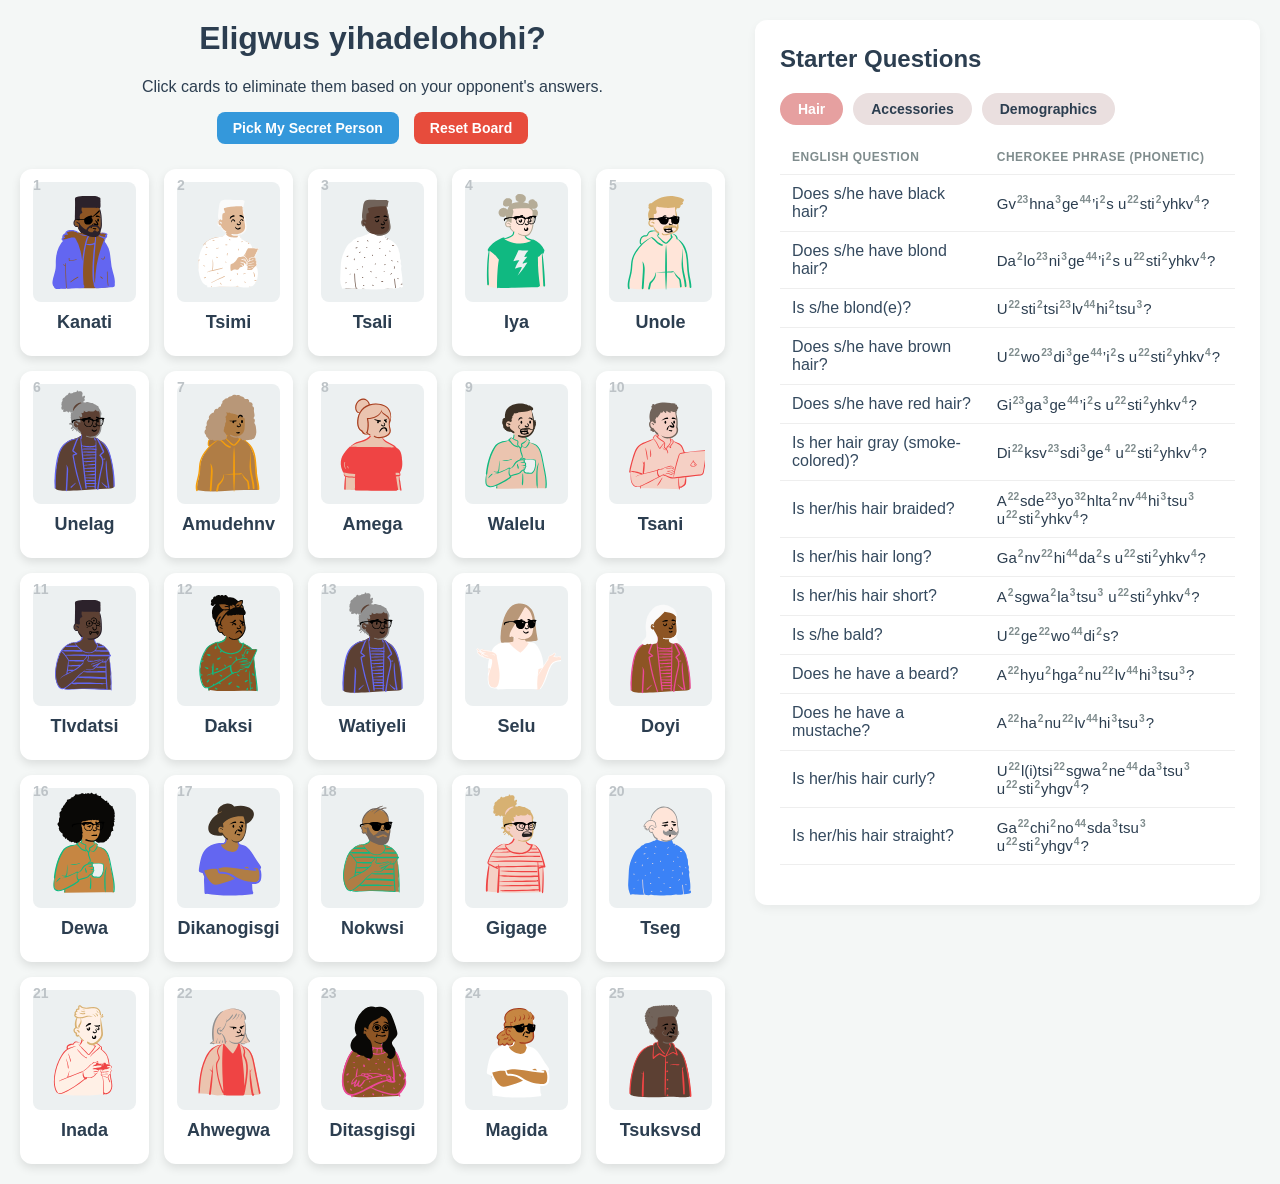
<file: guess-who/index.html>
<!DOCTYPE html>
<html lang="en">
<head>
    <meta charset="UTF-8">
    <meta name="viewport" content="width=device-width, initial-scale=1.0">
    <title>Eligwus hyadelohohi?</title>
    <style>
        * {
            box-sizing: border-box;
        }
        body {
            font-family: 'Segoe UI', Tahoma, Geneva, Verdana, sans-serif;
            background-color: #f4f7f6;
            margin: 0;
            display: flex;
            flex-direction: column;
            align-items: center;
            padding: 20px;
        }
        .main-layout {
            display: flex;
            flex-wrap: wrap;
            gap: 30px;
            width: 100%;
            max-width: 1400px;
            justify-content: center;
            align-items: flex-start;
        }
        .board-column {
            flex: 1 1 600px;
            display: flex;
            flex-direction: column;
            align-items: center;
        }
        .sidebar-column {
            flex: 1 1 400px;
            width: 100%;
        }
        .header { text-align: center; margin-bottom: 15px; color: #2c3e50; }
        .board {
            display: grid;
            grid-template-columns: repeat(5, 1fr);
            gap: 15px;
            max-width: 1000px;
            width: 100%;
        }
        @media (max-width: 850px) { .board { grid-template-columns: repeat(4, 1fr); } }
        @media (max-width: 600px) { .board { grid-template-columns: repeat(2, 1fr); } }

        .card {
            background: white;
            border-radius: 12px;
            box-shadow: 0 4px 10px rgba(0,0,0,0.1);
            padding: 10px;
            text-align: center;
            cursor: pointer;
            position: relative;
            transition: transform 0.2s, filter 0.3s, opacity 0.3s;
            border: 3px solid #fff;
        }
        .card:hover { transform: scale(1.02); border-color: #3498db; }
        .card.eliminated {
            opacity: 0.2;
            filter: grayscale(100%);
            transform: scale(0.95);
        }
        .card.eliminated .overlay { display: flex; }
        .card.secret-highlight {
            border-color: #f1c40f;
            box-shadow: 0 0 15px rgba(241, 196, 15, 0.6);
        }

        .number {
            position: absolute;
            top: 5px;
            left: 10px;
            font-weight: bold;
            color: #bdc3c7;
            font-size: 14px;
            z-index: 10;
        }
        .avatar-box {
            background: #ecf0f1;
            height: 120px;
            border-radius: 8px;
            display: flex;
            align-items: center;
            justify-content: center;
            margin-bottom: 10px;
            overflow: hidden;
        }
        
        .avatar-img {
            width: 100%;
            height: 100%;
            object-fit: contain;
        }

        .name { font-size: 18px; font-weight: bold; color: #2c3e50; margin-bottom: 4px; padding-bottom: 6px; }

        .overlay {
            position: absolute;
            top: 0; left: 0; width: 100%; height: 100%;
            background: rgba(231, 76, 60, 0.4);
            color: white;
            font-size: 80px;
            display: none;
            align-items: center;
            justify-content: center;
            border-radius: 12px;
            pointer-events: none;
            font-weight: bold;
            z-index: 20;
        }

        .controls {
            margin: 15px 0 10px 0;
            display: flex;
            gap: 15px;
            flex-wrap: wrap;
            justify-content: center;
            align-items: center;
        }
        button {
            padding: 8px 16px;
            font-size: 14px;
            font-weight: bold;
            border: none;
            border-radius: 8px;
            cursor: pointer;
            transition: background 0.2s;
        }
        .btn-primary { background: #3498db; color: white; }
        .btn-primary:hover { background: #2980b9; }
        .btn-danger { background: #e74c3c; color: white; }
        .btn-danger:hover { background: #c0392b; }

        .secret-panel {
            background: #fff;
            padding: 6px 12px;
            border-radius: 8px;
            box-shadow: 0 2px 8px rgba(0,0,0,0.1);
            border: 2px solid #f1c40f;
            display: flex;
            align-items: center;
            gap: 8px;
        }
        #secret-name { font-size: 16px; color: #e67e22; font-weight: bold; }

        .help-section {
            margin-top: 0;
            width: 100%;
            background: white;
            padding: 25px;
            border-radius: 12px;
            box-shadow: 0 4px 10px rgba(0,0,0,0.05);
        }
        .help-section h2 { margin-top: 0; color: #2c3e50; font-size: 24px; font-weight: 800; }
        .tabs {
            display: flex;
            gap: 10px;
            margin-bottom: 15px;
            flex-wrap: wrap;
        }
        .tab-btn {
            padding: 8px 18px;
            background-color: #eadfdf;
            color: #2c3e50;
            border: none;
            border-radius: 20px;
            cursor: pointer;
            font-weight: 600;
            font-size: 14px;
            transition: background-color 0.2s;
        }
        .tab-btn.active { background-color: #e6a0a0; color: #fff; }
        .tab-btn:hover:not(.active) { background-color: #e0cfcf; }
        .tab-content { display: none; }
        .tab-content.active { display: block; }
        table { width: 100%; border-collapse: collapse; margin-bottom: 15px; }
        th, td { padding: 10px 12px; border-bottom: 1px solid #eee; text-align: left; }
        th { color: #7f8c8d; text-transform: uppercase; font-size: 12px; letter-spacing: 0.5px; }
        td:first-child { font-weight: 500; color: #34495e; width: 45%; }
        
        .phonetic-cell { color: #2c3e50; font-family: 'Segoe UI', Arial, sans-serif; font-size: 15px; }
        .phonetic-cell sup { font-size: 0.68em; font-weight: bold; color: #7f8c8d; margin: 0 1px; }
    </style>
</head>
<body>

    <div class="main-layout">
        <div class="board-column">
            <div class="header">
                <h1 style="margin-top: 0;">Eligwus yihadelohohi?</h1>
                <p>Click cards to eliminate them based on your opponent's answers.</p>
                <div class="controls">
                    <button class="btn-primary" onclick="pickSecret()">Pick My Secret Person</button>
                    <button class="btn-danger" onclick="resetGame()">Reset Board</button>
                    <div class="secret-panel" id="secret-panel" style="display:none;">
                        <span style="font-size: 14px; color: #7f8c8d;">Your Secret:</span>
                        <span id="secret-name">---</span>
                    </div>
                </div>
            </div>

            <div class="board">
        
        <div class="card" onclick="toggleCard(this)" id="card-1">
            <div class="card-inner">
                <div class="number">1</div>
                <div class="avatar-box">
                    <img src="images/1.svg" alt="Kanati" class="avatar-img">
                </div>
                <div class="name">Kanati</div>
                <div class="overlay">✕</div>
            </div>
        </div>
    
        <div class="card" onclick="toggleCard(this)" id="card-2">
            <div class="card-inner">
                <div class="number">2</div>
                <div class="avatar-box">
                    <img src="images/2.svg" alt="Tsimi" class="avatar-img">
                </div>
                <div class="name">Tsimi</div>
                <div class="overlay">✕</div>
            </div>
        </div>
    
        <div class="card" onclick="toggleCard(this)" id="card-3">
            <div class="card-inner">
                <div class="number">3</div>
                <div class="avatar-box">
                    <img src="images/3.svg" alt="Tsali" class="avatar-img">
                </div>
                <div class="name">Tsali</div>
                <div class="overlay">✕</div>
            </div>
        </div>
    
        <div class="card" onclick="toggleCard(this)" id="card-4">
            <div class="card-inner">
                <div class="number">4</div>
                <div class="avatar-box">
                    <img src="images/4.svg" alt="Iya" class="avatar-img">
                </div>
                <div class="name">Iya</div>
                <div class="overlay">✕</div>
            </div>
        </div>
    
        <div class="card" onclick="toggleCard(this)" id="card-5">
            <div class="card-inner">
                <div class="number">5</div>
                <div class="avatar-box">
                    <img src="images/5.svg" alt="Unole" class="avatar-img">
                </div>
                <div class="name">Unole</div>
                <div class="overlay">✕</div>
            </div>
        </div>
    
        <div class="card" onclick="toggleCard(this)" id="card-6">
            <div class="card-inner">
                <div class="number">6</div>
                <div class="avatar-box">
                    <img src="images/6.svg" alt="Unelag" class="avatar-img">
                </div>
                <div class="name">Unelag</div>
                <div class="overlay">✕</div>
            </div>
        </div>
    
        <div class="card" onclick="toggleCard(this)" id="card-7">
            <div class="card-inner">
                <div class="number">7</div>
                <div class="avatar-box">
                    <img src="images/7.svg" alt="Amudehnv" class="avatar-img">
                </div>
                <div class="name">Amudehnv</div>
                <div class="overlay">✕</div>
            </div>
        </div>
    
        <div class="card" onclick="toggleCard(this)" id="card-8">
            <div class="card-inner">
                <div class="number">8</div>
                <div class="avatar-box">
                    <img src="images/8.svg" alt="Amega" class="avatar-img">
                </div>
                <div class="name">Amega</div>
                <div class="overlay">✕</div>
            </div>
        </div>
    
        <div class="card" onclick="toggleCard(this)" id="card-9">
            <div class="card-inner">
                <div class="number">9</div>
                <div class="avatar-box">
                    <img src="images/9.svg" alt="Walelu" class="avatar-img">
                </div>
                <div class="name">Walelu</div>
                <div class="overlay">✕</div>
            </div>
        </div>
    
        <div class="card" onclick="toggleCard(this)" id="card-10">
            <div class="card-inner">
                <div class="number">10</div>
                <div class="avatar-box">
                    <img src="images/10.svg" alt="Tsani" class="avatar-img">
                </div>
                <div class="name">Tsani</div>
                <div class="overlay">✕</div>
            </div>
        </div>
    
        <div class="card" onclick="toggleCard(this)" id="card-11">
            <div class="card-inner">
                <div class="number">11</div>
                <div class="avatar-box">
                    <img src="images/11.svg" alt="Tlvdatsi" class="avatar-img">
                </div>
                <div class="name">Tlvdatsi</div>
                <div class="overlay">✕</div>
            </div>
        </div>
    
        <div class="card" onclick="toggleCard(this)" id="card-12">
            <div class="card-inner">
                <div class="number">12</div>
                <div class="avatar-box">
                    <img src="images/12.svg" alt="Daksi" class="avatar-img">
                </div>
                <div class="name">Daksi</div>
                <div class="overlay">✕</div>
            </div>
        </div>
    
        <div class="card" onclick="toggleCard(this)" id="card-13">
            <div class="card-inner">
                <div class="number">13</div>
                <div class="avatar-box">
                    <img src="images/13.svg" alt="Watiyeli" class="avatar-img">
                </div>
                <div class="name">Watiyeli</div>
                <div class="overlay">✕</div>
            </div>
        </div>
    
        <div class="card" onclick="toggleCard(this)" id="card-14">
            <div class="card-inner">
                <div class="number">14</div>
                <div class="avatar-box">
                    <img src="images/14.svg" alt="Selu" class="avatar-img">
                </div>
                <div class="name">Selu</div>
                <div class="overlay">✕</div>
            </div>
        </div>
    
        <div class="card" onclick="toggleCard(this)" id="card-15">
            <div class="card-inner">
                <div class="number">15</div>
                <div class="avatar-box">
                    <img src="images/15.svg" alt="Doyi" class="avatar-img">
                </div>
                <div class="name">Doyi</div>
                <div class="overlay">✕</div>
            </div>
        </div>
    
        <div class="card" onclick="toggleCard(this)" id="card-16">
            <div class="card-inner">
                <div class="number">16</div>
                <div class="avatar-box">
                    <img src="images/16.svg" alt="Dewa" class="avatar-img">
                </div>
                <div class="name">Dewa</div>
                <div class="overlay">✕</div>
            </div>
        </div>
    
        <div class="card" onclick="toggleCard(this)" id="card-17">
            <div class="card-inner">
                <div class="number">17</div>
                <div class="avatar-box">
                    <img src="images/17.svg" alt="Dikanogisgi" class="avatar-img">
                </div>
                <div class="name">Dikanogisgi</div>
                <div class="overlay">✕</div>
            </div>
        </div>
    
        <div class="card" onclick="toggleCard(this)" id="card-18">
            <div class="card-inner">
                <div class="number">18</div>
                <div class="avatar-box">
                    <img src="images/18.svg" alt="Nokwsi" class="avatar-img">
                </div>
                <div class="name">Nokwsi</div>
                <div class="overlay">✕</div>
            </div>
        </div>
    
        <div class="card" onclick="toggleCard(this)" id="card-19">
            <div class="card-inner">
                <div class="number">19</div>
                <div class="avatar-box">
                    <img src="images/19.svg" alt="Gigage" class="avatar-img">
                </div>
                <div class="name">Gigage</div>
                <div class="overlay">✕</div>
            </div>
        </div>
    
        <div class="card" onclick="toggleCard(this)" id="card-20">
            <div class="card-inner">
                <div class="number">20</div>
                <div class="avatar-box">
                    <img src="images/20.svg" alt="Tseg" class="avatar-img">
                </div>
                <div class="name">Tseg</div>
                <div class="overlay">✕</div>
            </div>
        </div>

        <div class="card" onclick="toggleCard(this)" id="card-21">
            <div class="card-inner">
                <div class="number">21</div>
                <div class="avatar-box">
                    <img src="images/21.svg" alt="Inada" class="avatar-img">
                </div>
                <div class="name">Inada</div>
                <div class="overlay">✕</div>
            </div>
        </div>

        <div class="card" onclick="toggleCard(this)" id="card-22">
            <div class="card-inner">
                <div class="number">22</div>
                <div class="avatar-box">
                    <img src="images/22.svg" alt="Ahwegwa" class="avatar-img">
                </div>
                <div class="name">Ahwegwa</div>
                <div class="overlay">✕</div>
            </div>
        </div>

        <div class="card" onclick="toggleCard(this)" id="card-23">
            <div class="card-inner">
                <div class="number">23</div>
                <div class="avatar-box">
                    <img src="images/23.svg" alt="Ditasgisgi" class="avatar-img">
                </div>
                <div class="name">Ditasgisgi</div>
                <div class="overlay">✕</div>
            </div>
        </div>

        <div class="card" onclick="toggleCard(this)" id="card-24">
            <div class="card-inner">
                <div class="number">24</div>
                <div class="avatar-box">
                    <img src="images/24.svg" alt="Magida" class="avatar-img">
                </div>
                <div class="name">Magida</div>
                <div class="overlay">✕</div>
            </div>
        </div>

        <div class="card" onclick="toggleCard(this)" id="card-25">
            <div class="card-inner">
                <div class="number">25</div>
                <div class="avatar-box">
                    <img src="images/25.svg" alt="Tsuksvsd" class="avatar-img">
                </div>
                <div class="name">Tsuksvsd</div>
                <div class="overlay">✕</div>
            </div>
        </div>
    
    </div>
        </div>

        <div class="sidebar-column">
            <div class="help-section">
                <h2>Starter Questions</h2>
                
                <div class="tabs">
                    <button class="tab-btn active" onclick="showTab('hair', this)">Hair</button>
                    <button class="tab-btn" onclick="showTab('accessories', this)">Accessories</button>
                    <button class="tab-btn" onclick="showTab('demographics', this)">Demographics</button>
                </div>

                <div id="tab-hair" class="tab-content active">
                    <table>
            <thead>
                <tr><th>English Question</th><th>Cherokee Phrase (Phonetic)</th></tr>
            </thead>
            <tbody>
                <tr><td>Does s/he have black hair?</td><td class="phonetic-cell">Gv<sup>23</sup>hna<sup>3</sup>ge<sup>44</sup>’i<sup>2</sup>s u<sup>22</sup>sti<sup>2</sup>yhkv<sup>4</sup>?</td></tr>
                <tr><td>Does s/he have blond hair?</td><td class="phonetic-cell">Da<sup>2</sup>lo<sup>23</sup>ni<sup>3</sup>ge<sup>44</sup>’i<sup>2</sup>s u<sup>22</sup>sti<sup>2</sup>yhkv<sup>4</sup>?</td></tr>
                <tr><td>Is s/he blond(e)?</td><td class="phonetic-cell">U<sup>22</sup>sti<sup>2</sup>tsi<sup>23</sup>lv<sup>44</sup>hi<sup>2</sup>tsu<sup>3</sup>?</td></tr>
                <tr><td>Does s/he have brown hair?</td><td class="phonetic-cell">U<sup>22</sup>wo<sup>23</sup>di<sup>3</sup>ge<sup>44</sup>’i<sup>2</sup>s u<sup>22</sup>sti<sup>2</sup>yhkv<sup>4</sup>?</td></tr>
                <tr><td>Does s/he have red hair?</td><td class="phonetic-cell">Gi<sup>23</sup>ga<sup>3</sup>ge<sup>44</sup>’i<sup>2</sup>s u<sup>22</sup>sti<sup>2</sup>yhkv<sup>4</sup>?</td></tr>
                <tr><td>Is her hair gray (smoke-colored)?</td><td class="phonetic-cell">Di<sup>22</sup>ksv<sup>23</sup>sdi<sup>3</sup>ge<sup>4</sup> u<sup>22</sup>sti<sup>2</sup>yhkv<sup>4</sup>?</td></tr>
                <tr><td>Is her/his hair braided?</td><td class="phonetic-cell">A<sup>22</sup>sde<sup>23</sup>yo<sup>32</sup>hlta<sup>2</sup>nv<sup>44</sup>hi<sup>3</sup>tsu<sup>3</sup> u<sup>22</sup>sti<sup>2</sup>yhkv<sup>4</sup>?</td></tr>
                <tr><td>Is her/his hair long?</td><td class="phonetic-cell">Ga<sup>2</sup>nv<sup>22</sup>hi<sup>44</sup>da<sup>2</sup>s u<sup>22</sup>sti<sup>2</sup>yhkv<sup>4</sup>?</td></tr>
                <tr><td>Is her/his hair short?</td><td class="phonetic-cell">A<sup>2</sup>sgwa<sup>2</sup>la<sup>3</sup>tsu<sup>3</sup> u<sup>22</sup>sti<sup>2</sup>yhkv<sup>4</sup>?</td></tr>
                <tr><td>Is s/he bald?</td><td class="phonetic-cell">U<sup>22</sup>ge<sup>22</sup>wo<sup>44</sup>di<sup>2</sup>s?</td></tr>
                <tr><td>Does he have a beard?</td><td class="phonetic-cell">A<sup>22</sup>hyu<sup>2</sup>hga<sup>2</sup>nu<sup>22</sup>lv<sup>44</sup>hi<sup>3</sup>tsu<sup>3</sup>?</td></tr>
                <tr><td>Does he have a mustache?</td><td class="phonetic-cell">A<sup>22</sup>ha<sup>2</sup>nu<sup>22</sup>lv<sup>44</sup>hi<sup>3</sup>tsu<sup>3</sup>?</td></tr>
                <tr><td>Is her/his hair curly?</td><td class="phonetic-cell">U<sup>22</sup>l(i)tsi<sup>22</sup>sgwa<sup>2</sup>ne<sup>44</sup>da<sup>3</sup>tsu<sup>3</sup> u<sup>22</sup>sti<sup>2</sup>yhgv<sup>4</sup>?</td></tr>
                <tr><td>Is her/his hair straight?</td><td class="phonetic-cell">Ga<sup>22</sup>chi<sup>2</sup>no<sup>44</sup>sda<sup>3</sup>tsu<sup>3</sup> u<sup>22</sup>sti<sup>2</sup>yhgv<sup>4</sup>?</td></tr>
            </tbody>
        </table>
                </div>

                <div id="tab-accessories" class="tab-content">
        <table>
            <thead>
                <tr><th>English Question</th><th>Cherokee Phrase (Phonetic)</th></tr>
            </thead>
            <tbody>
                <tr><td>Is s/he wearing a hat (with a brim)?</td><td class="phonetic-cell">U<sup>21</sup>lsgwe<sup>33</sup>tu<sup>2</sup>hgi<sup>2</sup>s?</td></tr>
                <tr><td>Is s/he wearing a cap (ballcap or beanie)?</td><td class="phonetic-cell">U<sup>21</sup>lsdu<sup>33</sup>la<sup>2</sup>s?</td></tr>
                <tr><td>Is s/he wearing glasses?</td><td class="phonetic-cell">Du<sup>21</sup>kti<sup>22</sup>nv<sup>22</sup>ta<sup>3</sup>tsu<sup>3</sup>?</td></tr>
                <tr><td>Is s/he wearing a scarf?</td><td class="phonetic-cell">A<sup>2</sup>lsgwa<sup>2</sup>no<sup>23</sup>sdo<sup>3</sup>hdi<sup>2</sup>s nu<sup>21</sup>wa<sup>33</sup>nhdi<sup>2</sup>(<sup>3</sup>ha<sup>2</sup>)?</td></tr>
                <tr><td>Is s/he wearing a headband?</td><td class="phonetic-cell">A<sup>2</sup>lgv<sup>22</sup>da<sup>2</sup>no<sup>23</sup>sdo<sup>3</sup>hdi<sup>2</sup>s nu<sup>21</sup>wa<sup>33</sup>nhdi<sup>2</sup>(<sup>3</sup>ha<sup>2</sup>)?</td></tr>
            </tbody>
        </table>
                </div>

                <div id="tab-demographics" class="tab-content">
        <table>
            <thead>
                <tr><th>English Question</th><th>Cherokee Phrase (Phonetic)</th></tr>
            </thead>
            <tbody>
                <tr><td>Is s/he old?</td><td class="phonetic-cell">A<sup>22</sup>ga<sup>2</sup>yv<sup>23</sup>li<sup>3</sup>ge<sup>44</sup>’i<sup>2</sup>s?</td></tr>
                <tr><td>Is s/he young?</td><td class="phonetic-cell">A<sup>3</sup>da<sup>2</sup>ge<sup>44</sup>’i<sup>2</sup>s?</td></tr>
                <tr><td>Is s/he a child?</td><td class="phonetic-cell">A<sup>2</sup>yo<sup>44</sup>hli<sup>2</sup>s?</td></tr>
                <tr><td>Is she a teen (female)?</td><td class="phonetic-cell">A<sup>44</sup>ta<sup>2</sup>tsu<sup>3</sup>?</td></tr>
                <tr><td>Is he a teen (male)?</td><td class="phonetic-cell">A<sup>2</sup>wi<sup>44</sup>ni<sup>2</sup>s?</td></tr>
                <tr><td>Is s/he an adult?</td><td class="phonetic-cell">U<sup>44</sup>ta<sup>2</sup>ni<sup>2</sup>s?</td></tr>
                <tr><td>Is s/he a woman?</td><td class="phonetic-cell">A<sup>2</sup>ge<sup>23</sup>hya<sup>2</sup>tsu<sup>3</sup>?</td></tr>
                <tr><td>Is s/he a man?</td><td class="phonetic-cell">A<sup>2</sup>sga<sup>2</sup>yi<sup>2</sup>s?</td></tr>
                <tr><td>Is s/he Cherokee?</td><td class="phonetic-cell">A<sup>2</sup>tsa<sup>2</sup>la<sup>2</sup>gi<sup>2</sup>s?</td></tr>
                <tr><td>Is s/he Native?</td><td class="phonetic-cell">A<sup>2</sup>ne<sup>44</sup>hi<sup>23</sup>ya<sup>3</sup>tsu<sup>3</sup>?</td></tr>
                <tr><td>Is s/he white?</td><td class="phonetic-cell">A<sup>2</sup>yv<sup>22</sup>wu<sup>2</sup>ne<sup>44</sup>ga<sup>2</sup>s?</td></tr>
                <tr><td>Is s/he Black?</td><td class="phonetic-cell">A<sup>2</sup>gv<sup>23</sup>hna<sup>3</sup>ge<sup>44</sup>’i<sup>2</sup>s?</td></tr>
            </tbody>
        </table>
                </div>
            </div>
        </div>
    </div>

    <script>
        const names = ['Kanati', 'Tsimi', 'Tsali', 'Iya', 'Unole', 'Unelag', 'Amudehnv', 'Amega', 'Walelu', 'Tsani', 'Tlvdatsi', 'Daksi', 'Watiyeli', 'Selu', 'Doyi', 'Dewa', 'Dikanogisgi', 'Nokwsi', 'Gigage', 'Tseg', 'Inada', 'Ahwegwa', 'Ditasgisgi', 'Magida', 'Tsuksvsd'];

        function showTab(tabId, btn) {
            document.querySelectorAll('.tab-content').forEach(el => el.classList.remove('active'));
            document.querySelectorAll('.tab-btn').forEach(el => el.classList.remove('active'));
            document.getElementById('tab-' + tabId).classList.add('active');
            btn.classList.add('active');
        }

        function toggleCard(card) {
            card.classList.toggle('eliminated');
        }

        function resetGame() {
            document.querySelectorAll('.card').forEach(c => {
                c.classList.remove('eliminated');
                c.classList.remove('secret-highlight');
            });
            document.getElementById('secret-panel').style.display = 'none';
        }

        function pickSecret() {
            const random = Math.floor(Math.random() * names.length);
            document.getElementById('secret-name').innerText = names[random];
            document.getElementById('secret-panel').style.display = 'flex';
            
            document.querySelectorAll('.card').forEach(c => c.classList.remove('secret-highlight'));
            const cardId = `card-${random + 1}`;
            document.getElementById(cardId).classList.add('secret-highlight');
        }
    </script>

</body>
</html>
</file>
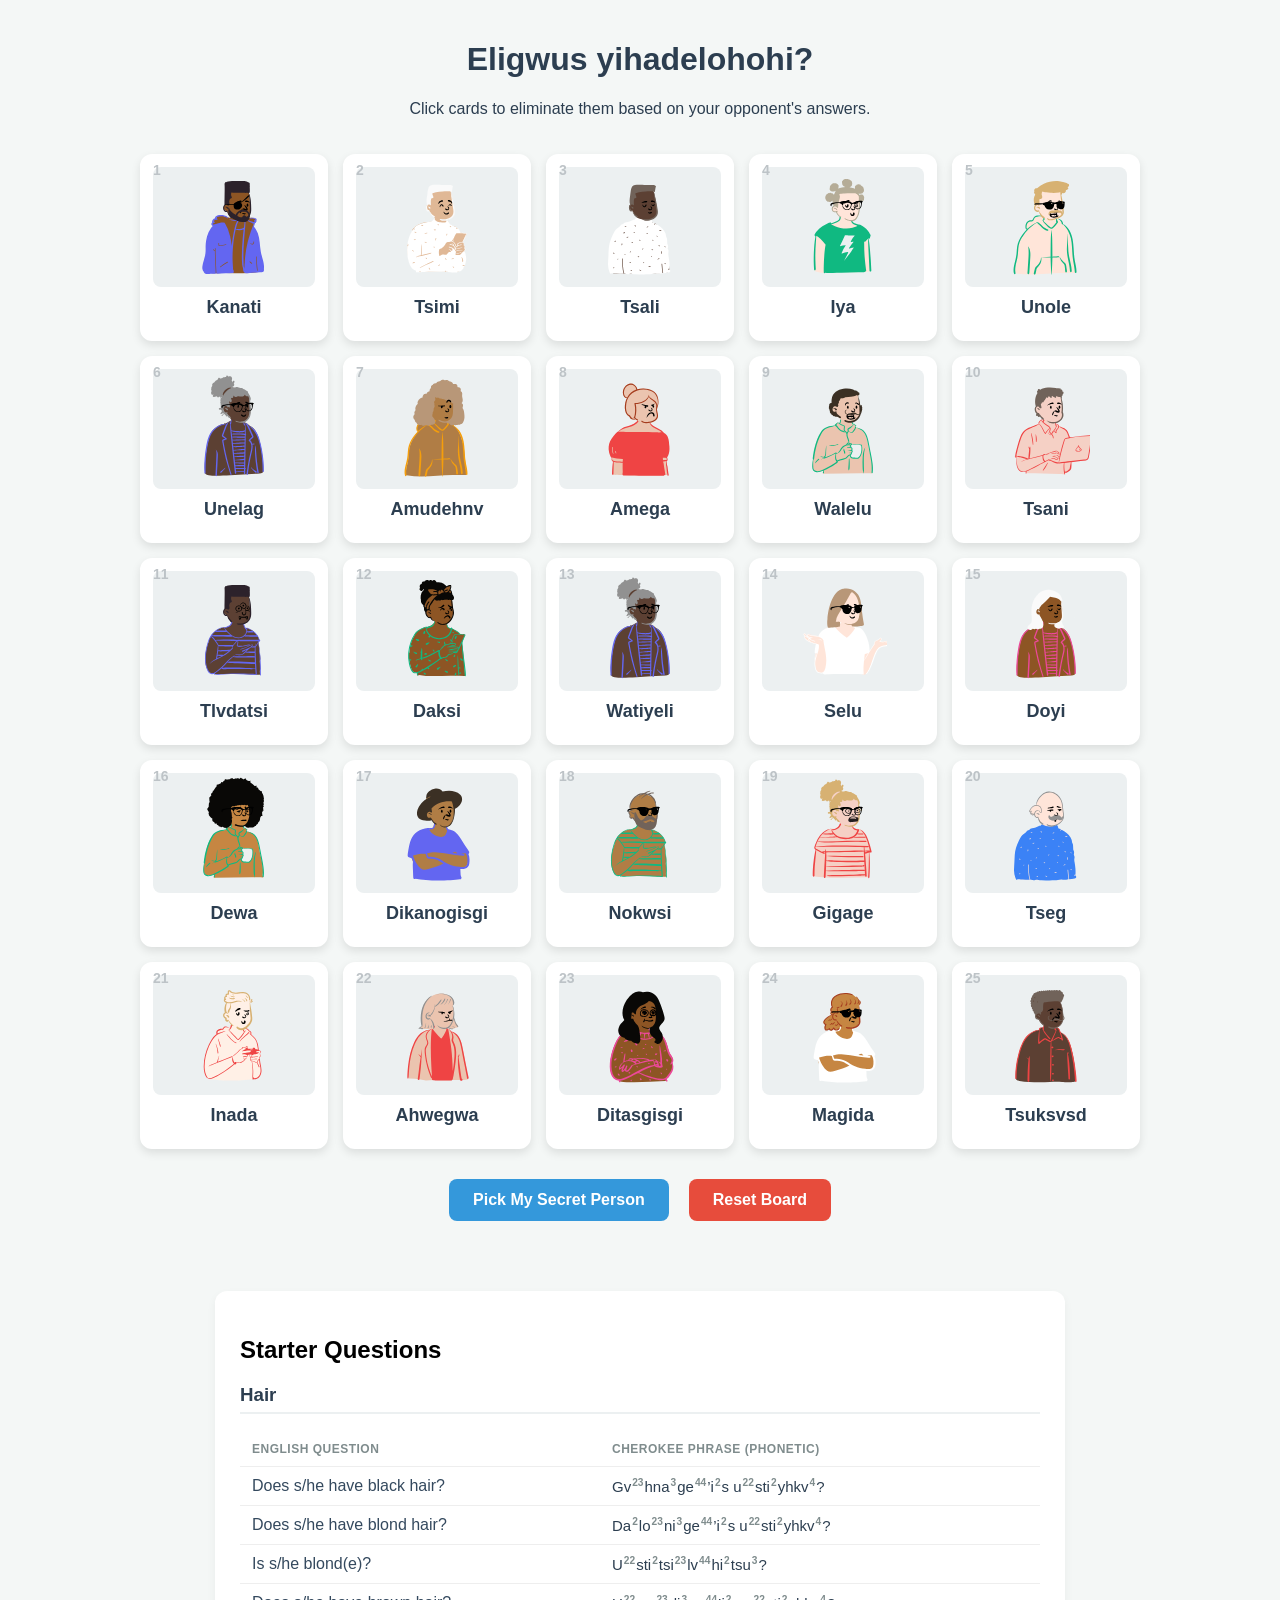
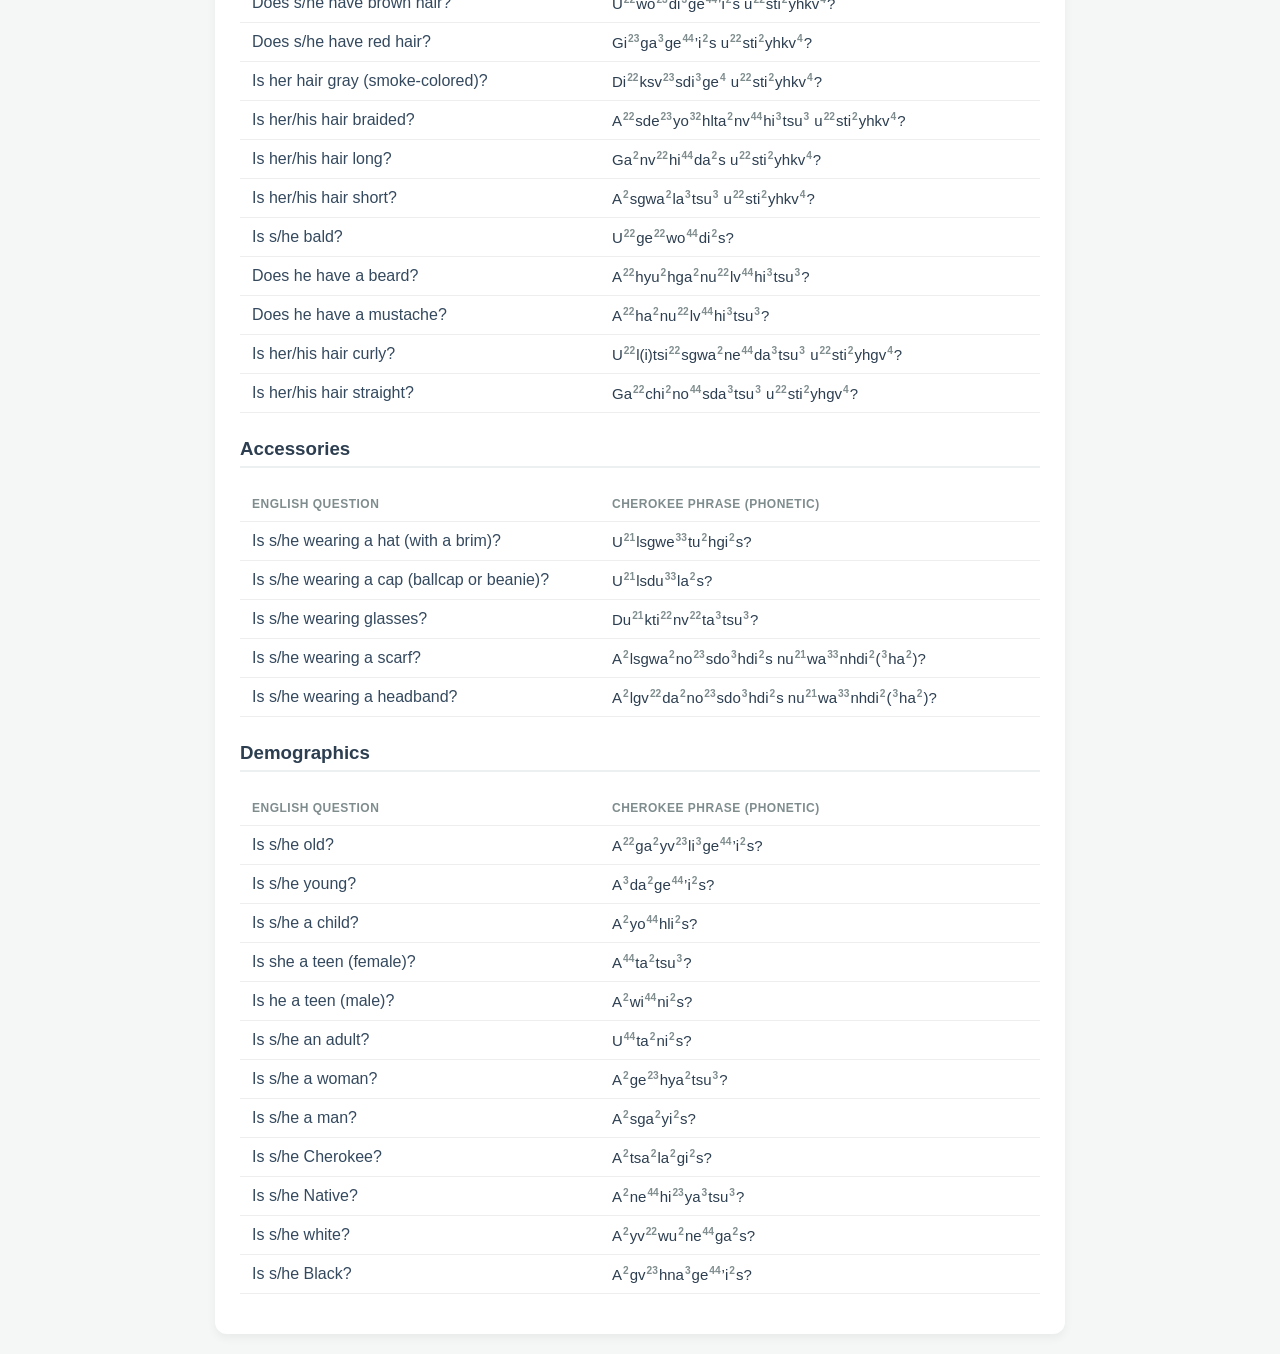
<file: guess-who/Tsalag Guess Who Game_v1.html>
<!DOCTYPE html>
<html lang="en">
<head>
    <meta charset="UTF-8">
    <meta name="viewport" content="width=device-width, initial-scale=1.0">
    <title>Eligwus hyadelohohi?</title>
    <style>
        body {
            font-family: 'Segoe UI', Tahoma, Geneva, Verdana, sans-serif;
            background-color: #f4f7f6;
            margin: 0;
            display: flex;
            flex-direction: column;
            align-items: center;
            padding: 20px;
        }
        .header { text-align: center; margin-bottom: 20px; color: #2c3e50; }
        .board {
            display: grid;
            grid-template-columns: repeat(5, 1fr);
            gap: 15px;
            max-width: 1000px;
            width: 100%;
        }
        @media (max-width: 850px) { .board { grid-template-columns: repeat(4, 1fr); } }
        @media (max-width: 600px) { .board { grid-template-columns: repeat(2, 1fr); } }

        .card {
            background: white;
            border-radius: 12px;
            box-shadow: 0 4px 10px rgba(0,0,0,0.1);
            padding: 10px;
            text-align: center;
            cursor: pointer;
            position: relative;
            transition: transform 0.2s, filter 0.3s, opacity 0.3s;
            border: 3px solid #fff;
        }
        .card:hover { transform: scale(1.02); border-color: #3498db; }
        .card.eliminated {
            opacity: 0.2;
            filter: grayscale(100%);
            transform: scale(0.95);
        }
        .card.eliminated .overlay { display: flex; }

        .number {
            position: absolute;
            top: 5px;
            left: 10px;
            font-weight: bold;
            color: #bdc3c7;
            font-size: 14px;
            z-index: 10;
        }
        .avatar-box {
            background: #ecf0f1;
            height: 120px;
            border-radius: 8px;
            display: flex;
            align-items: center;
            justify-content: center;
            margin-bottom: 10px;
            overflow: hidden;
        }
        
        .avatar-img {
            width: 100%;
            height: 100%;
            object-fit: contain;
        }

        .name { font-size: 18px; font-weight: bold; color: #2c3e50; margin-bottom: 4px; padding-bottom: 6px; }

        .overlay {
            position: absolute;
            top: 0; left: 0; width: 100%; height: 100%;
            background: rgba(231, 76, 60, 0.4);
            color: white;
            font-size: 80px;
            display: none;
            align-items: center;
            justify-content: center;
            border-radius: 12px;
            pointer-events: none;
            font-weight: bold;
            z-index: 20;
        }

        .controls {
            margin: 30px 0;
            display: flex;
            gap: 20px;
            flex-wrap: wrap;
            justify-content: center;
        }
        button {
            padding: 12px 24px;
            font-size: 16px;
            font-weight: bold;
            border: none;
            border-radius: 8px;
            cursor: pointer;
            transition: background 0.2s;
        }
        .btn-primary { background: #3498db; color: white; }
        .btn-primary:hover { background: #2980b9; }
        .btn-danger { background: #e74c3c; color: white; }
        .btn-danger:hover { background: #c0392b; }

        .secret-panel {
            background: #fff;
            padding: 20px;
            border-radius: 12px;
            box-shadow: 0 4px 15px rgba(0,0,0,0.1);
            text-align: center;
            min-width: 300px;
            border: 4px solid #f1c40f;
        }
        #secret-name { font-size: 28px; color: #e67e22; font-weight: bold; margin-top: 10px; }

        .help-section {
            margin-top: 40px;
            max-width: 800px;
            width: 100%;
            background: white;
            padding: 25px;
            border-radius: 12px;
            box-shadow: 0 4px 10px rgba(0,0,0,0.05);
        }
        .help-section h3 {
            color: #2c3e50;
            border-bottom: 2px solid #ecf0f1;
            padding-bottom: 6px;
            margin-top: 25px;
        }
        .help-section h3:first-of-type { margin-top: 15px; }
        table { width: 100%; border-collapse: collapse; margin-bottom: 15px; }
        th, td { padding: 10px 12px; border-bottom: 1px solid #eee; text-align: left; }
        th { color: #7f8c8d; text-transform: uppercase; font-size: 12px; letter-spacing: 0.5px; }
        td:first-child { font-weight: 500; color: #34495e; width: 45%; }
        
        .phonetic-cell { color: #2c3e50; font-family: 'Segoe UI', Arial, sans-serif; font-size: 15px; }
        .phonetic-cell sup { font-size: 0.68em; font-weight: bold; color: #7f8c8d; margin: 0 1px; }
    </style>
</head>
<body>

    <div class="header">
        <h1>Eligwus yihadelohohi?</h1>
        <p>Click cards to eliminate them based on your opponent's answers.</p>
    </div>

    <div class="board">
        
        <div class="card" onclick="toggleCard(this)" id="card-1">
            <div class="card-inner">
                <div class="number">1</div>
                <div class="avatar-box">
                    <img src="images/1.svg" alt="Kanati" class="avatar-img">
                </div>
                <div class="name">Kanati</div>
                <div class="overlay">✕</div>
            </div>
        </div>
    
        <div class="card" onclick="toggleCard(this)" id="card-2">
            <div class="card-inner">
                <div class="number">2</div>
                <div class="avatar-box">
                    <img src="images/2.svg" alt="Tsimi" class="avatar-img">
                </div>
                <div class="name">Tsimi</div>
                <div class="overlay">✕</div>
            </div>
        </div>
    
        <div class="card" onclick="toggleCard(this)" id="card-3">
            <div class="card-inner">
                <div class="number">3</div>
                <div class="avatar-box">
                    <img src="images/3.svg" alt="Tsali" class="avatar-img">
                </div>
                <div class="name">Tsali</div>
                <div class="overlay">✕</div>
            </div>
        </div>
    
        <div class="card" onclick="toggleCard(this)" id="card-4">
            <div class="card-inner">
                <div class="number">4</div>
                <div class="avatar-box">
                    <img src="images/4.svg" alt="Iya" class="avatar-img">
                </div>
                <div class="name">Iya</div>
                <div class="overlay">✕</div>
            </div>
        </div>
    
        <div class="card" onclick="toggleCard(this)" id="card-5">
            <div class="card-inner">
                <div class="number">5</div>
                <div class="avatar-box">
                    <img src="images/5.svg" alt="Unole" class="avatar-img">
                </div>
                <div class="name">Unole</div>
                <div class="overlay">✕</div>
            </div>
        </div>
    
        <div class="card" onclick="toggleCard(this)" id="card-6">
            <div class="card-inner">
                <div class="number">6</div>
                <div class="avatar-box">
                    <img src="images/6.svg" alt="Unelag" class="avatar-img">
                </div>
                <div class="name">Unelag</div>
                <div class="overlay">✕</div>
            </div>
        </div>
    
        <div class="card" onclick="toggleCard(this)" id="card-7">
            <div class="card-inner">
                <div class="number">7</div>
                <div class="avatar-box">
                    <img src="images/7.svg" alt="Amudehnv" class="avatar-img">
                </div>
                <div class="name">Amudehnv</div>
                <div class="overlay">✕</div>
            </div>
        </div>
    
        <div class="card" onclick="toggleCard(this)" id="card-8">
            <div class="card-inner">
                <div class="number">8</div>
                <div class="avatar-box">
                    <img src="images/8.svg" alt="Amega" class="avatar-img">
                </div>
                <div class="name">Amega</div>
                <div class="overlay">✕</div>
            </div>
        </div>
    
        <div class="card" onclick="toggleCard(this)" id="card-9">
            <div class="card-inner">
                <div class="number">9</div>
                <div class="avatar-box">
                    <img src="images/9.svg" alt="Walelu" class="avatar-img">
                </div>
                <div class="name">Walelu</div>
                <div class="overlay">✕</div>
            </div>
        </div>
    
        <div class="card" onclick="toggleCard(this)" id="card-10">
            <div class="card-inner">
                <div class="number">10</div>
                <div class="avatar-box">
                    <img src="images/10.svg" alt="Tsani" class="avatar-img">
                </div>
                <div class="name">Tsani</div>
                <div class="overlay">✕</div>
            </div>
        </div>
    
        <div class="card" onclick="toggleCard(this)" id="card-11">
            <div class="card-inner">
                <div class="number">11</div>
                <div class="avatar-box">
                    <img src="images/11.svg" alt="Tlvdatsi" class="avatar-img">
                </div>
                <div class="name">Tlvdatsi</div>
                <div class="overlay">✕</div>
            </div>
        </div>
    
        <div class="card" onclick="toggleCard(this)" id="card-12">
            <div class="card-inner">
                <div class="number">12</div>
                <div class="avatar-box">
                    <img src="images/12.svg" alt="Daksi" class="avatar-img">
                </div>
                <div class="name">Daksi</div>
                <div class="overlay">✕</div>
            </div>
        </div>
    
        <div class="card" onclick="toggleCard(this)" id="card-13">
            <div class="card-inner">
                <div class="number">13</div>
                <div class="avatar-box">
                    <img src="images/13.svg" alt="Watiyeli" class="avatar-img">
                </div>
                <div class="name">Watiyeli</div>
                <div class="overlay">✕</div>
            </div>
        </div>
    
        <div class="card" onclick="toggleCard(this)" id="card-14">
            <div class="card-inner">
                <div class="number">14</div>
                <div class="avatar-box">
                    <img src="images/14.svg" alt="Selu" class="avatar-img">
                </div>
                <div class="name">Selu</div>
                <div class="overlay">✕</div>
            </div>
        </div>
    
        <div class="card" onclick="toggleCard(this)" id="card-15">
            <div class="card-inner">
                <div class="number">15</div>
                <div class="avatar-box">
                    <img src="images/15.svg" alt="Doyi" class="avatar-img">
                </div>
                <div class="name">Doyi</div>
                <div class="overlay">✕</div>
            </div>
        </div>
    
        <div class="card" onclick="toggleCard(this)" id="card-16">
            <div class="card-inner">
                <div class="number">16</div>
                <div class="avatar-box">
                    <img src="images/16.svg" alt="Dewa" class="avatar-img">
                </div>
                <div class="name">Dewa</div>
                <div class="overlay">✕</div>
            </div>
        </div>
    
        <div class="card" onclick="toggleCard(this)" id="card-17">
            <div class="card-inner">
                <div class="number">17</div>
                <div class="avatar-box">
                    <img src="images/17.svg" alt="Dikanogisgi" class="avatar-img">
                </div>
                <div class="name">Dikanogisgi</div>
                <div class="overlay">✕</div>
            </div>
        </div>
    
        <div class="card" onclick="toggleCard(this)" id="card-18">
            <div class="card-inner">
                <div class="number">18</div>
                <div class="avatar-box">
                    <img src="images/18.svg" alt="Nokwsi" class="avatar-img">
                </div>
                <div class="name">Nokwsi</div>
                <div class="overlay">✕</div>
            </div>
        </div>
    
        <div class="card" onclick="toggleCard(this)" id="card-19">
            <div class="card-inner">
                <div class="number">19</div>
                <div class="avatar-box">
                    <img src="images/19.svg" alt="Gigage" class="avatar-img">
                </div>
                <div class="name">Gigage</div>
                <div class="overlay">✕</div>
            </div>
        </div>
    
        <div class="card" onclick="toggleCard(this)" id="card-20">
            <div class="card-inner">
                <div class="number">20</div>
                <div class="avatar-box">
                    <img src="images/20.svg" alt="Tseg" class="avatar-img">
                </div>
                <div class="name">Tseg</div>
                <div class="overlay">✕</div>
            </div>
        </div>

        <div class="card" onclick="toggleCard(this)" id="card-21">
            <div class="card-inner">
                <div class="number">21</div>
                <div class="avatar-box">
                    <img src="images/21.svg" alt="Inada" class="avatar-img">
                </div>
                <div class="name">Inada</div>
                <div class="overlay">✕</div>
            </div>
        </div>

        <div class="card" onclick="toggleCard(this)" id="card-22">
            <div class="card-inner">
                <div class="number">22</div>
                <div class="avatar-box">
                    <img src="images/22.svg" alt="Ahwegwa" class="avatar-img">
                </div>
                <div class="name">Ahwegwa</div>
                <div class="overlay">✕</div>
            </div>
        </div>

        <div class="card" onclick="toggleCard(this)" id="card-23">
            <div class="card-inner">
                <div class="number">23</div>
                <div class="avatar-box">
                    <img src="images/23.svg" alt="Ditasgisgi" class="avatar-img">
                </div>
                <div class="name">Ditasgisgi</div>
                <div class="overlay">✕</div>
            </div>
        </div>

        <div class="card" onclick="toggleCard(this)" id="card-24">
            <div class="card-inner">
                <div class="number">24</div>
                <div class="avatar-box">
                    <img src="images/24.svg" alt="Magida" class="avatar-img">
                </div>
                <div class="name">Magida</div>
                <div class="overlay">✕</div>
            </div>
        </div>

        <div class="card" onclick="toggleCard(this)" id="card-25">
            <div class="card-inner">
                <div class="number">25</div>
                <div class="avatar-box">
                    <img src="images/25.svg" alt="Tsuksvsd" class="avatar-img">
                </div>
                <div class="name">Tsuksvsd</div>
                <div class="overlay">✕</div>
            </div>
        </div>
    
    </div>

    <div class="controls">
        <button class="btn-primary" onclick="pickSecret()">Pick My Secret Person</button>
        <button class="btn-danger" onclick="resetGame()">Reset Board</button>
    </div>

    <div class="secret-panel" id="secret-panel" style="display:none;">
        <div>Your Secret Character is:</div>
        <div id="secret-name">---</div>
        <div style="margin-top: 10px; font-size: 12px; color: #bdc3c7;">(Keep this hidden from your opponent!)</div>
    </div>

    <div class="help-section">
        <h2>Starter Questions</h2>
        
        <h3>Hair</h3>
        <table>
            <thead>
                <tr><th>English Question</th><th>Cherokee Phrase (Phonetic)</th></tr>
            </thead>
            <tbody>
                <tr><td>Does s/he have black hair?</td><td class="phonetic-cell">Gv<sup>23</sup>hna<sup>3</sup>ge<sup>44</sup>’i<sup>2</sup>s u<sup>22</sup>sti<sup>2</sup>yhkv<sup>4</sup>?</td></tr>
                <tr><td>Does s/he have blond hair?</td><td class="phonetic-cell">Da<sup>2</sup>lo<sup>23</sup>ni<sup>3</sup>ge<sup>44</sup>’i<sup>2</sup>s u<sup>22</sup>sti<sup>2</sup>yhkv<sup>4</sup>?</td></tr>
                <tr><td>Is s/he blond(e)?</td><td class="phonetic-cell">U<sup>22</sup>sti<sup>2</sup>tsi<sup>23</sup>lv<sup>44</sup>hi<sup>2</sup>tsu<sup>3</sup>?</td></tr>
                <tr><td>Does s/he have brown hair?</td><td class="phonetic-cell">U<sup>22</sup>wo<sup>23</sup>di<sup>3</sup>ge<sup>44</sup>’i<sup>2</sup>s u<sup>22</sup>sti<sup>2</sup>yhkv<sup>4</sup>?</td></tr>
                <tr><td>Does s/he have red hair?</td><td class="phonetic-cell">Gi<sup>23</sup>ga<sup>3</sup>ge<sup>44</sup>’i<sup>2</sup>s u<sup>22</sup>sti<sup>2</sup>yhkv<sup>4</sup>?</td></tr>
                <tr><td>Is her hair gray (smoke-colored)?</td><td class="phonetic-cell">Di<sup>22</sup>ksv<sup>23</sup>sdi<sup>3</sup>ge<sup>4</sup> u<sup>22</sup>sti<sup>2</sup>yhkv<sup>4</sup>?</td></tr>
                <tr><td>Is her/his hair braided?</td><td class="phonetic-cell">A<sup>22</sup>sde<sup>23</sup>yo<sup>32</sup>hlta<sup>2</sup>nv<sup>44</sup>hi<sup>3</sup>tsu<sup>3</sup> u<sup>22</sup>sti<sup>2</sup>yhkv<sup>4</sup>?</td></tr>
                <tr><td>Is her/his hair long?</td><td class="phonetic-cell">Ga<sup>2</sup>nv<sup>22</sup>hi<sup>44</sup>da<sup>2</sup>s u<sup>22</sup>sti<sup>2</sup>yhkv<sup>4</sup>?</td></tr>
                <tr><td>Is her/his hair short?</td><td class="phonetic-cell">A<sup>2</sup>sgwa<sup>2</sup>la<sup>3</sup>tsu<sup>3</sup> u<sup>22</sup>sti<sup>2</sup>yhkv<sup>4</sup>?</td></tr>
                <tr><td>Is s/he bald?</td><td class="phonetic-cell">U<sup>22</sup>ge<sup>22</sup>wo<sup>44</sup>di<sup>2</sup>s?</td></tr>
                <tr><td>Does he have a beard?</td><td class="phonetic-cell">A<sup>22</sup>hyu<sup>2</sup>hga<sup>2</sup>nu<sup>22</sup>lv<sup>44</sup>hi<sup>3</sup>tsu<sup>3</sup>?</td></tr>
                <tr><td>Does he have a mustache?</td><td class="phonetic-cell">A<sup>22</sup>ha<sup>2</sup>nu<sup>22</sup>lv<sup>44</sup>hi<sup>3</sup>tsu<sup>3</sup>?</td></tr>
                <tr><td>Is her/his hair curly?</td><td class="phonetic-cell">U<sup>22</sup>l(i)tsi<sup>22</sup>sgwa<sup>2</sup>ne<sup>44</sup>da<sup>3</sup>tsu<sup>3</sup> u<sup>22</sup>sti<sup>2</sup>yhgv<sup>4</sup>?</td></tr>
                <tr><td>Is her/his hair straight?</td><td class="phonetic-cell">Ga<sup>22</sup>chi<sup>2</sup>no<sup>44</sup>sda<sup>3</sup>tsu<sup>3</sup> u<sup>22</sup>sti<sup>2</sup>yhgv<sup>4</sup>?</td></tr>
            </tbody>
        </table>

        <h3>Accessories</h3>
        <table>
            <thead>
                <tr><th>English Question</th><th>Cherokee Phrase (Phonetic)</th></tr>
            </thead>
            <tbody>
                <tr><td>Is s/he wearing a hat (with a brim)?</td><td class="phonetic-cell">U<sup>21</sup>lsgwe<sup>33</sup>tu<sup>2</sup>hgi<sup>2</sup>s?</td></tr>
                <tr><td>Is s/he wearing a cap (ballcap or beanie)?</td><td class="phonetic-cell">U<sup>21</sup>lsdu<sup>33</sup>la<sup>2</sup>s?</td></tr>
                <tr><td>Is s/he wearing glasses?</td><td class="phonetic-cell">Du<sup>21</sup>kti<sup>22</sup>nv<sup>22</sup>ta<sup>3</sup>tsu<sup>3</sup>?</td></tr>
                <tr><td>Is s/he wearing a scarf?</td><td class="phonetic-cell">A<sup>2</sup>lsgwa<sup>2</sup>no<sup>23</sup>sdo<sup>3</sup>hdi<sup>2</sup>s nu<sup>21</sup>wa<sup>33</sup>nhdi<sup>2</sup>(<sup>3</sup>ha<sup>2</sup>)?</td></tr>
                <tr><td>Is s/he wearing a headband?</td><td class="phonetic-cell">A<sup>2</sup>lgv<sup>22</sup>da<sup>2</sup>no<sup>23</sup>sdo<sup>3</sup>hdi<sup>2</sup>s nu<sup>21</sup>wa<sup>33</sup>nhdi<sup>2</sup>(<sup>3</sup>ha<sup>2</sup>)?</td></tr>
            </tbody>
        </table>

        <h3>Demographics</h3>
        <table>
            <thead>
                <tr><th>English Question</th><th>Cherokee Phrase (Phonetic)</th></tr>
            </thead>
            <tbody>
                <tr><td>Is s/he old?</td><td class="phonetic-cell">A<sup>22</sup>ga<sup>2</sup>yv<sup>23</sup>li<sup>3</sup>ge<sup>44</sup>’i<sup>2</sup>s?</td></tr>
                <tr><td>Is s/he young?</td><td class="phonetic-cell">A<sup>3</sup>da<sup>2</sup>ge<sup>44</sup>’i<sup>2</sup>s?</td></tr>
                <tr><td>Is s/he a child?</td><td class="phonetic-cell">A<sup>2</sup>yo<sup>44</sup>hli<sup>2</sup>s?</td></tr>
                <tr><td>Is she a teen (female)?</td><td class="phonetic-cell">A<sup>44</sup>ta<sup>2</sup>tsu<sup>3</sup>?</td></tr>
                <tr><td>Is he a teen (male)?</td><td class="phonetic-cell">A<sup>2</sup>wi<sup>44</sup>ni<sup>2</sup>s?</td></tr>
                <tr><td>Is s/he an adult?</td><td class="phonetic-cell">U<sup>44</sup>ta<sup>2</sup>ni<sup>2</sup>s?</td></tr>
                <tr><td>Is s/he a woman?</td><td class="phonetic-cell">A<sup>2</sup>ge<sup>23</sup>hya<sup>2</sup>tsu<sup>3</sup>?</td></tr>
                <tr><td>Is s/he a man?</td><td class="phonetic-cell">A<sup>2</sup>sga<sup>2</sup>yi<sup>2</sup>s?</td></tr>
                <tr><td>Is s/he Cherokee?</td><td class="phonetic-cell">A<sup>2</sup>tsa<sup>2</sup>la<sup>2</sup>gi<sup>2</sup>s?</td></tr>
                <tr><td>Is s/he Native?</td><td class="phonetic-cell">A<sup>2</sup>ne<sup>44</sup>hi<sup>23</sup>ya<sup>3</sup>tsu<sup>3</sup>?</td></tr>
                <tr><td>Is s/he white?</td><td class="phonetic-cell">A<sup>2</sup>yv<sup>22</sup>wu<sup>2</sup>ne<sup>44</sup>ga<sup>2</sup>s?</td></tr>
                <tr><td>Is s/he Black?</td><td class="phonetic-cell">A<sup>2</sup>gv<sup>23</sup>hna<sup>3</sup>ge<sup>44</sup>’i<sup>2</sup>s?</td></tr>
            </tbody>
        </table>
    </div>

    <script>
        const names = ['Kanati', 'Tsimi', 'Tsali', 'Iya', 'Unole', 'Unelag', 'Amudehnv', 'Amega', 'Walelu', 'Tsani', 'Tlvdatsi', 'Daksi', 'Watiyeli', 'Selu', 'Doyi', 'Dewa', 'Dikanogisgi', 'Nokwsi', 'Gigage', 'Tseg', 'Inada', 'Ahwegwa', 'Ditasgisgi', 'Magida', 'Tsuksvsd'];

        function toggleCard(card) {
            card.classList.toggle('eliminated');
        }

        function resetGame() {
            document.querySelectorAll('.card').forEach(c => c.classList.remove('eliminated'));
        }

        function pickSecret() {
            const random = Math.floor(Math.random() * names.length);
            document.getElementById('secret-name').innerText = names[random];
            document.getElementById('secret-panel').style.display = 'block';
            window.scrollTo({ top: document.body.scrollHeight, behavior: 'smooth' });
        }
    </script>

</body>
</html>
</file>
